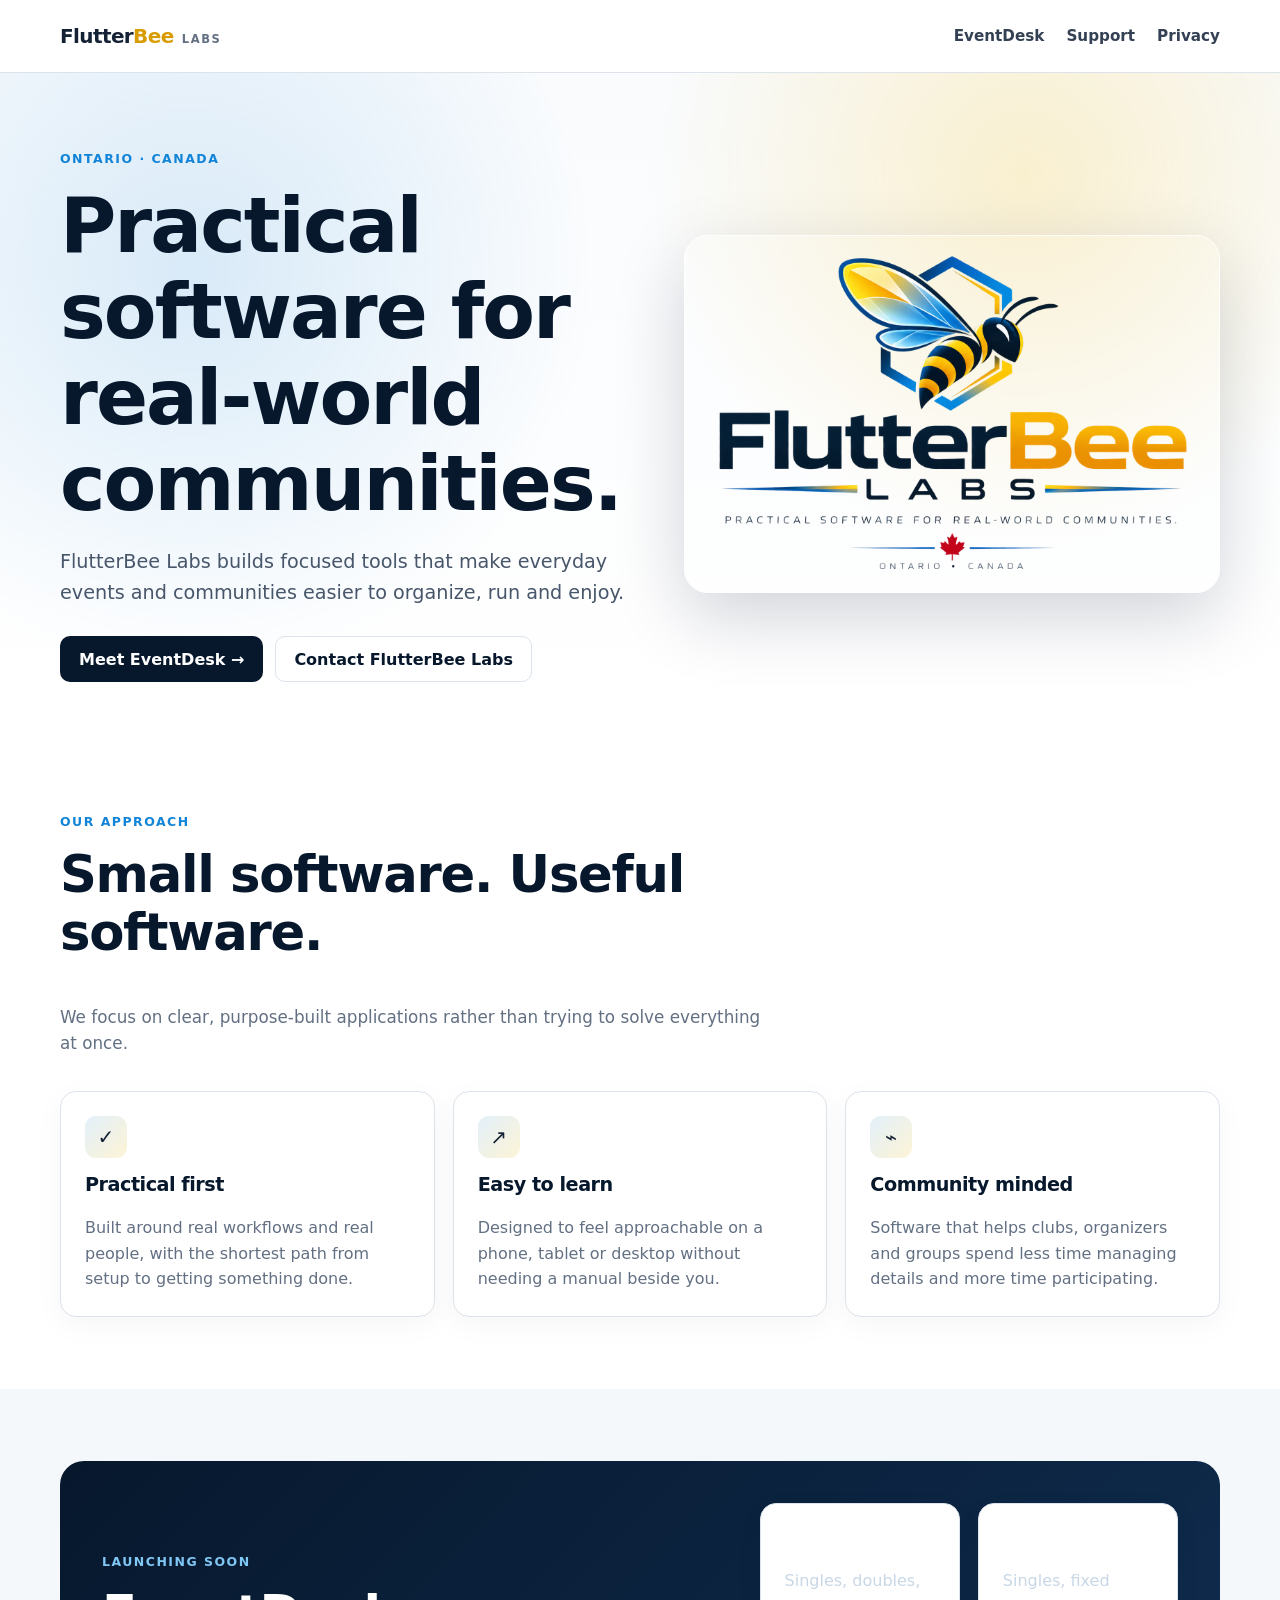
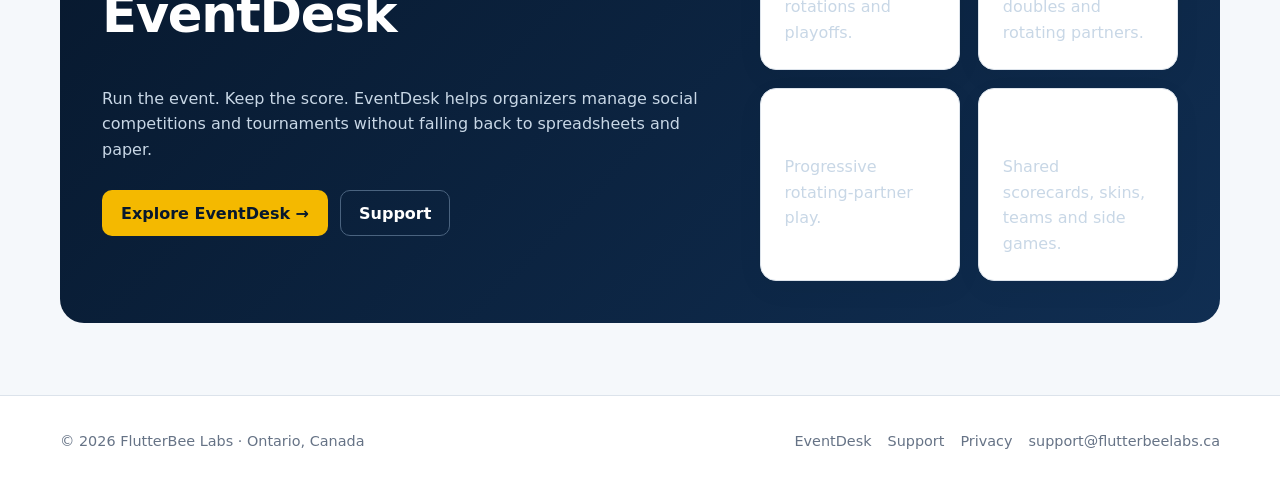
<file: index.html>
<!doctype html>
<html lang="en-CA">
<head>
  <meta charset="utf-8">
  <meta name="viewport" content="width=device-width,initial-scale=1">
  <title>FlutterBee Labs | Practical software for real-world communities</title>
  <meta name="description" content="FlutterBee Labs builds practical software for real-world communities. Home of EventDesk.">
  <link rel="stylesheet" href="/styles.css">
</head>
<body>
<header class="site-header">
  <div class="container nav">
    <a class="brand" href="/"><span>Flutter<span class="bee">Bee</span></span><span class="labs">LABS</span></a>
    <nav class="nav-links" aria-label="Primary"><a href="/eventdesk.html">EventDesk</a><a href="/support.html">Support</a><a href="/privacy.html">Privacy</a></nav>
  </div>
</header>
<main>
<section class="hero"><div class="container hero-grid"><div><div class="eyebrow">Ontario · Canada</div><h1>Practical software for real-world communities.</h1><p class="lead">FlutterBee Labs builds focused tools that make everyday events and communities easier to organize, run and enjoy.</p><div class="hero-actions"><a class="btn btn-primary" href="/eventdesk.html">Meet EventDesk →</a><a class="btn btn-secondary" href="/support.html">Contact FlutterBee Labs</a></div></div><div class="hero-logo"><img src="/assets/flutterbee-labs-logo.png" alt="FlutterBee Labs"></div></div></section>
<section><div class="container"><div class="section-intro"><div class="eyebrow">Our approach</div><h2>Small software. Useful software.</h2><p>We focus on clear, purpose-built applications rather than trying to solve everything at once.</p></div><div class="grid-3"><div class="card"><div class="icon">✓</div><h3>Practical first</h3><p>Built around real workflows and real people, with the shortest path from setup to getting something done.</p></div><div class="card"><div class="icon">↗</div><h3>Easy to learn</h3><p>Designed to feel approachable on a phone, tablet or desktop without needing a manual beside you.</p></div><div class="card"><div class="icon">⌁</div><h3>Community minded</h3><p>Software that helps clubs, organizers and groups spend less time managing details and more time participating.</p></div></div></div></section>
<section class="section-soft"><div class="container"><div class="eventdesk-band"><div><div class="eyebrow" style="color:#7fc7f4">Launching soon</div><h2>EventDesk</h2><p>Run the event. Keep the score. EventDesk helps organizers manage social competitions and tournaments without falling back to spreadsheets and paper.</p><div class="button-row"><a class="btn btn-primary" style="background:#f4b900;color:#07182d" href="/eventdesk.html">Explore EventDesk →</a><a class="btn btn-secondary" href="/support.html">Support</a></div></div><div class="grid-2"><div class="card"><h3>Pickleball</h3><p>Singles, doubles, rotations and playoffs.</p></div><div class="card"><h3>Cornhole</h3><p>Singles, fixed doubles and rotating partners.</p></div><div class="card"><h3>Euchre</h3><p>Progressive rotating-partner play.</p></div><div class="card"><h3>Golf</h3><p>Shared scorecards, skins, teams and side games.</p></div></div></div></div></section>
</main>
<footer><div class="container footer-grid"><div>© 2026 FlutterBee Labs · Ontario, Canada</div><div class="footer-links"><a href="/eventdesk.html">EventDesk</a><a href="/support.html">Support</a><a href="/privacy.html">Privacy</a><a href="mailto:support@flutterbeelabs.ca">support@flutterbeelabs.ca</a></div></div></footer>
</body></html>
</file>
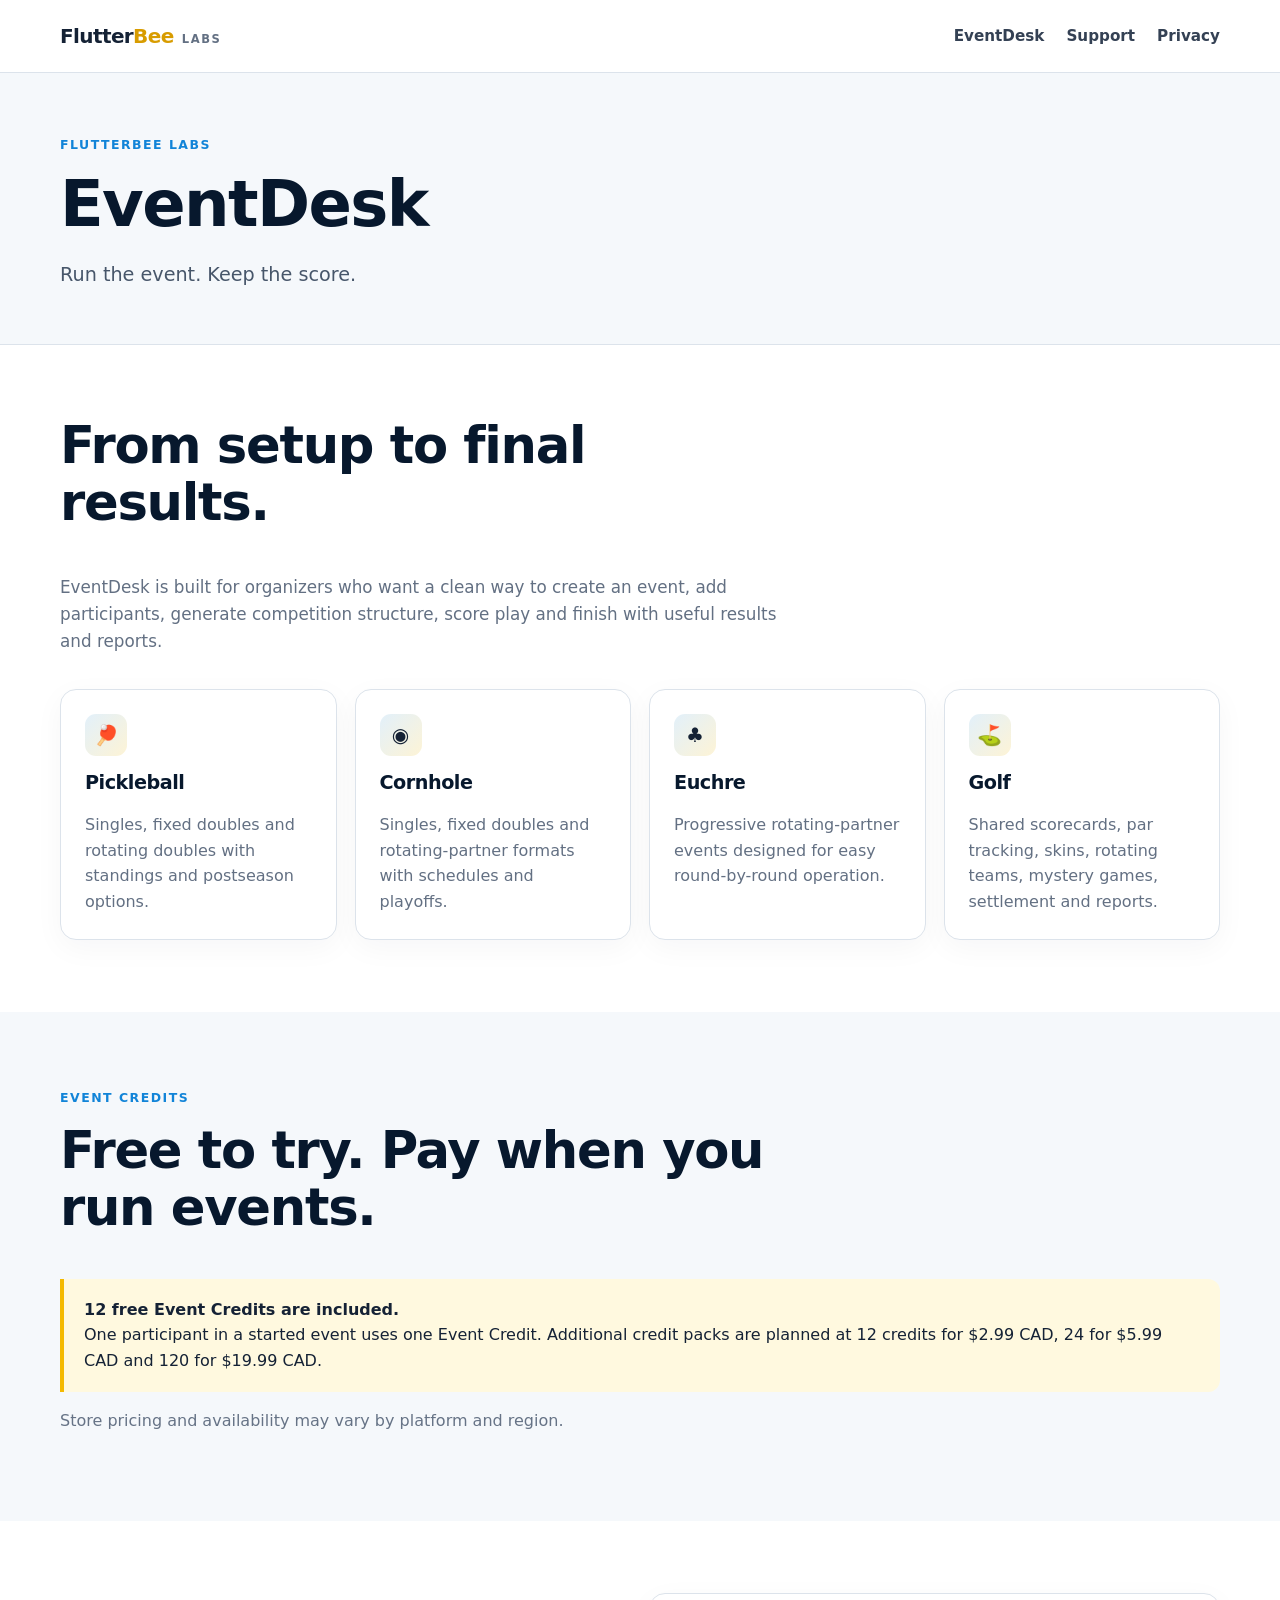
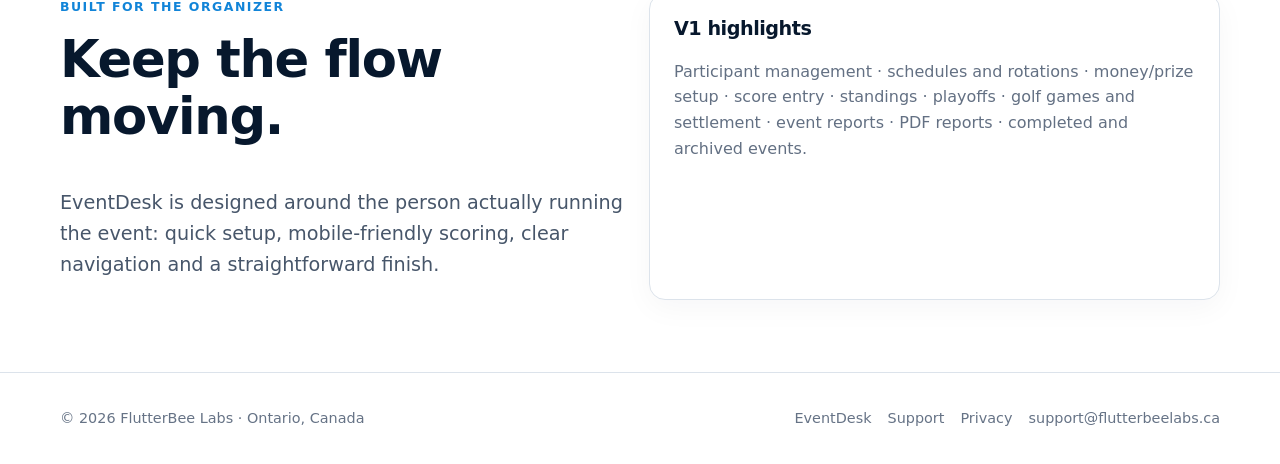
<file: eventdesk.html>
<!doctype html><html lang="en-CA"><head><meta charset="utf-8"><meta name="viewport" content="width=device-width,initial-scale=1"><title>EventDesk | FlutterBee Labs</title><meta name="description" content="EventDesk helps you create, run and score pickleball, cornhole, euchre and golf events."><link rel="stylesheet" href="/styles.css"></head><body><header class="site-header"><div class="container nav"><a class="brand" href="/"><span>Flutter<span class="bee">Bee</span></span><span class="labs">LABS</span></a><nav class="nav-links"><a href="/eventdesk.html">EventDesk</a><a href="/support.html">Support</a><a href="/privacy.html">Privacy</a></nav></div></header><main><div class="page-hero"><div class="container"><div class="eyebrow">FlutterBee Labs</div><h1>EventDesk</h1><p class="lead">Run the event. Keep the score.</p></div></div><section><div class="container"><div class="section-intro"><h2>From setup to final results.</h2><p>EventDesk is built for organizers who want a clean way to create an event, add participants, generate competition structure, score play and finish with useful results and reports.</p></div><div class="grid-4"><div class="card"><div class="icon">🏓</div><h3>Pickleball</h3><p>Singles, fixed doubles and rotating doubles with standings and postseason options.</p></div><div class="card"><div class="icon">◉</div><h3>Cornhole</h3><p>Singles, fixed doubles and rotating-partner formats with schedules and playoffs.</p></div><div class="card"><div class="icon">♣</div><h3>Euchre</h3><p>Progressive rotating-partner events designed for easy round-by-round operation.</p></div><div class="card"><div class="icon">⛳</div><h3>Golf</h3><p>Shared scorecards, par tracking, skins, rotating teams, mystery games, settlement and reports.</p></div></div></div></section><section class="section-soft"><div class="container"><div class="section-intro"><div class="eyebrow">Event Credits</div><h2>Free to try. Pay when you run events.</h2></div><div class="credit-box"><strong>12 free Event Credits are included.</strong><br>One participant in a started event uses one Event Credit. Additional credit packs are planned at 12 credits for $2.99 CAD, 24 for $5.99 CAD and 120 for $19.99 CAD.</div><p style="color:#667386;margin-top:16px">Store pricing and availability may vary by platform and region.</p></div></section><section><div class="container grid-2"><div><div class="eyebrow">Built for the organizer</div><h2>Keep the flow moving.</h2><p class="lead">EventDesk is designed around the person actually running the event: quick setup, mobile-friendly scoring, clear navigation and a straightforward finish.</p></div><div class="card"><h3>V1 highlights</h3><p>Participant management · schedules and rotations · money/prize setup · score entry · standings · playoffs · golf games and settlement · event reports · PDF reports · completed and archived events.</p></div></div></section></main><footer><div class="container footer-grid"><div>© 2026 FlutterBee Labs · Ontario, Canada</div><div class="footer-links"><a href="/eventdesk.html">EventDesk</a><a href="/support.html">Support</a><a href="/privacy.html">Privacy</a><a href="mailto:support@flutterbeelabs.ca">support@flutterbeelabs.ca</a></div></div></footer></body></html>
</file>
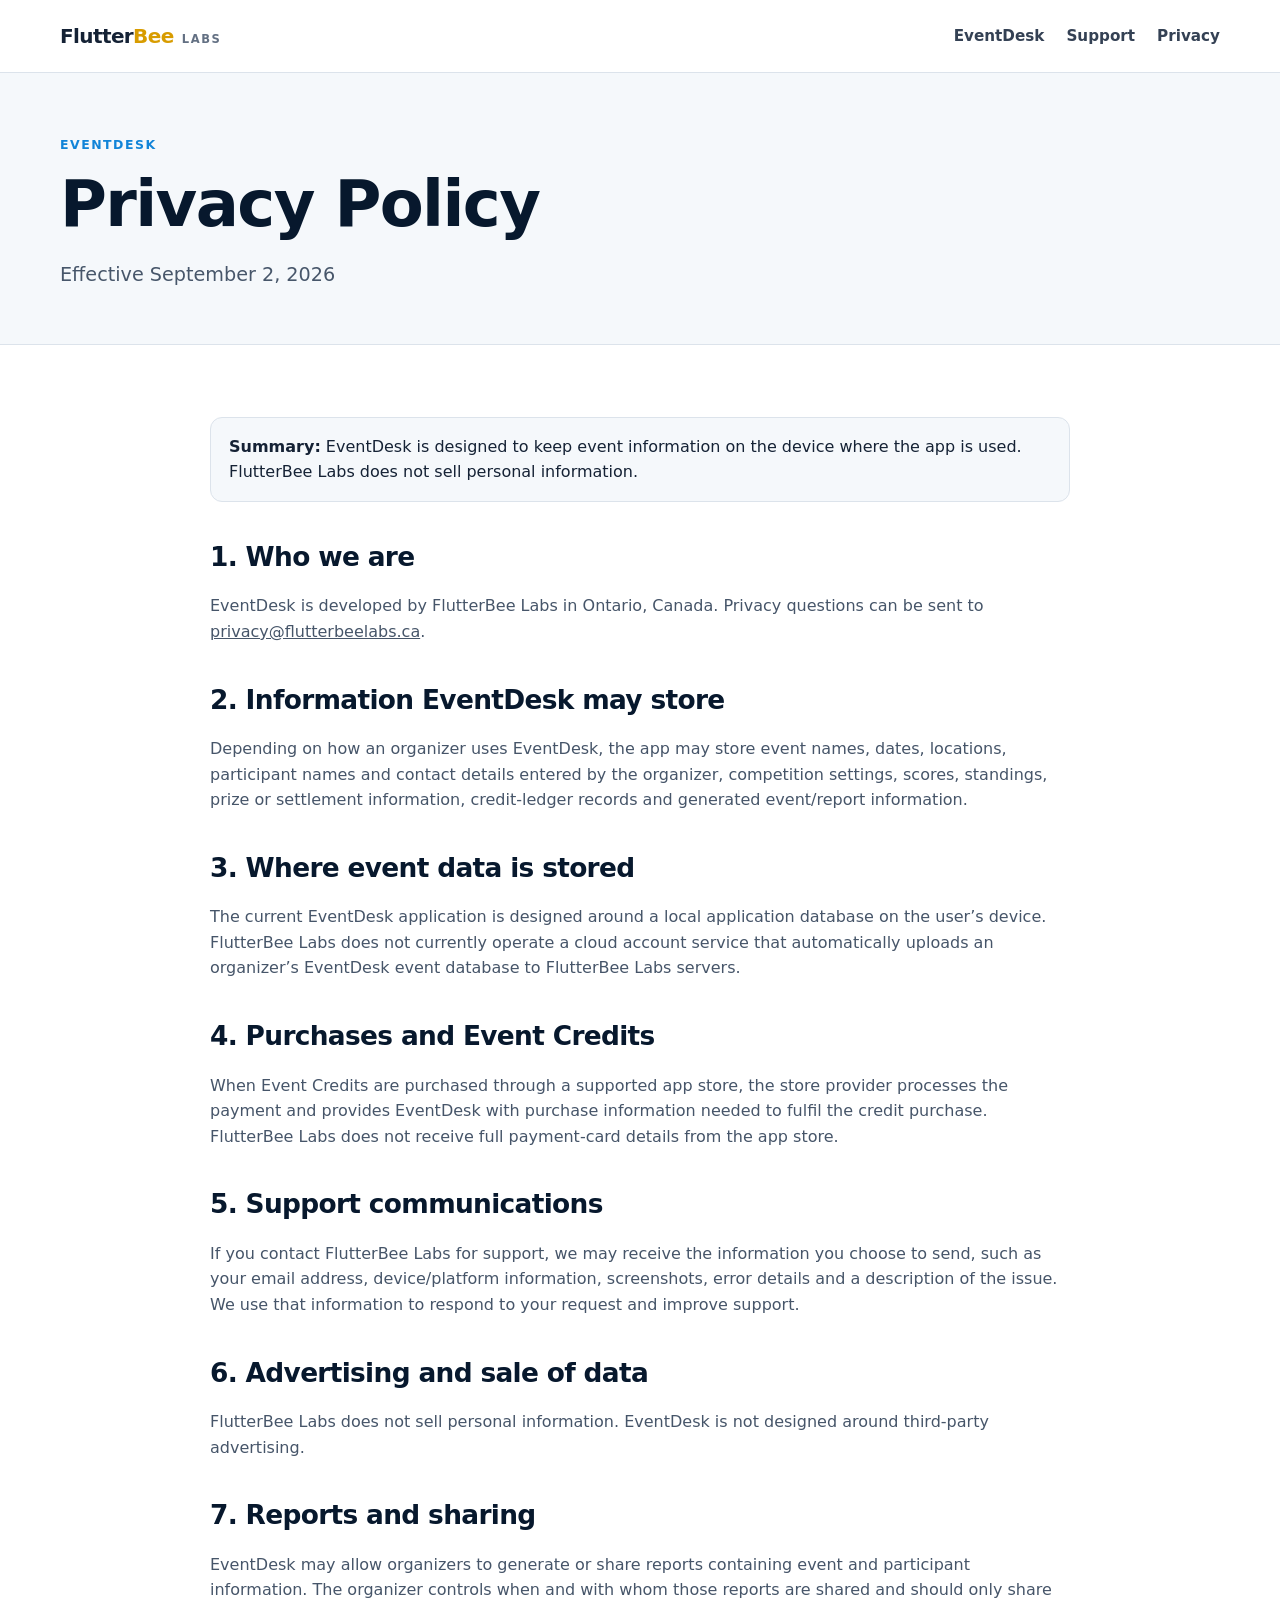
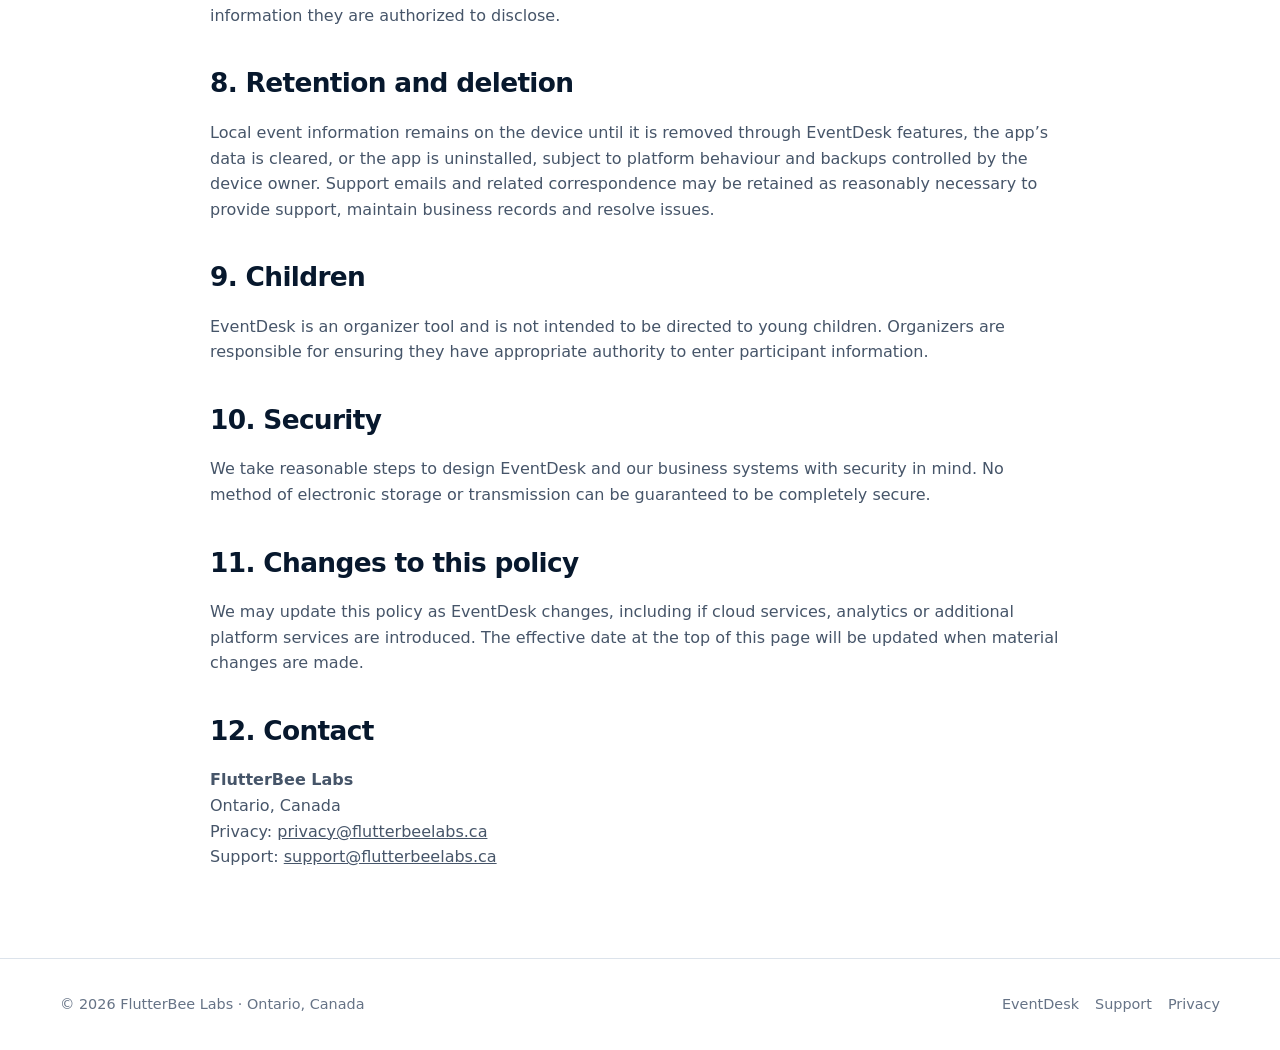
<file: privacy.html>
<!doctype html><html lang="en-CA"><head><meta charset="utf-8"><meta name="viewport" content="width=device-width,initial-scale=1"><title>Privacy Policy | EventDesk | FlutterBee Labs</title><meta name="description" content="Privacy policy for EventDesk by FlutterBee Labs."><link rel="stylesheet" href="/styles.css"></head><body><header class="site-header"><div class="container nav"><a class="brand" href="/"><span>Flutter<span class="bee">Bee</span></span><span class="labs">LABS</span></a><nav class="nav-links"><a href="/eventdesk.html">EventDesk</a><a href="/support.html">Support</a><a href="/privacy.html">Privacy</a></nav></div></header><main><div class="page-hero"><div class="container"><div class="eyebrow">EventDesk</div><h1>Privacy Policy</h1><p class="lead">Effective September 2, 2026</p></div></div><section><div class="container prose"><div class="notice"><strong>Summary:</strong> EventDesk is designed to keep event information on the device where the app is used. FlutterBee Labs does not sell personal information.</div><h2>1. Who we are</h2><p>EventDesk is developed by FlutterBee Labs in Ontario, Canada. Privacy questions can be sent to <a href="mailto:privacy@flutterbeelabs.ca">privacy@flutterbeelabs.ca</a>.</p><h2>2. Information EventDesk may store</h2><p>Depending on how an organizer uses EventDesk, the app may store event names, dates, locations, participant names and contact details entered by the organizer, competition settings, scores, standings, prize or settlement information, credit-ledger records and generated event/report information.</p><h2>3. Where event data is stored</h2><p>The current EventDesk application is designed around a local application database on the user’s device. FlutterBee Labs does not currently operate a cloud account service that automatically uploads an organizer’s EventDesk event database to FlutterBee Labs servers.</p><h2>4. Purchases and Event Credits</h2><p>When Event Credits are purchased through a supported app store, the store provider processes the payment and provides EventDesk with purchase information needed to fulfil the credit purchase. FlutterBee Labs does not receive full payment-card details from the app store.</p><h2>5. Support communications</h2><p>If you contact FlutterBee Labs for support, we may receive the information you choose to send, such as your email address, device/platform information, screenshots, error details and a description of the issue. We use that information to respond to your request and improve support.</p><h2>6. Advertising and sale of data</h2><p>FlutterBee Labs does not sell personal information. EventDesk is not designed around third-party advertising.</p><h2>7. Reports and sharing</h2><p>EventDesk may allow organizers to generate or share reports containing event and participant information. The organizer controls when and with whom those reports are shared and should only share information they are authorized to disclose.</p><h2>8. Retention and deletion</h2><p>Local event information remains on the device until it is removed through EventDesk features, the app’s data is cleared, or the app is uninstalled, subject to platform behaviour and backups controlled by the device owner. Support emails and related correspondence may be retained as reasonably necessary to provide support, maintain business records and resolve issues.</p><h2>9. Children</h2><p>EventDesk is an organizer tool and is not intended to be directed to young children. Organizers are responsible for ensuring they have appropriate authority to enter participant information.</p><h2>10. Security</h2><p>We take reasonable steps to design EventDesk and our business systems with security in mind. No method of electronic storage or transmission can be guaranteed to be completely secure.</p><h2>11. Changes to this policy</h2><p>We may update this policy as EventDesk changes, including if cloud services, analytics or additional platform services are introduced. The effective date at the top of this page will be updated when material changes are made.</p><h2>12. Contact</h2><p><strong>FlutterBee Labs</strong><br>Ontario, Canada<br>Privacy: <a href="mailto:privacy@flutterbeelabs.ca">privacy@flutterbeelabs.ca</a><br>Support: <a href="mailto:support@flutterbeelabs.ca">support@flutterbeelabs.ca</a></p></div></section></main><footer><div class="container footer-grid"><div>© 2026 FlutterBee Labs · Ontario, Canada</div><div class="footer-links"><a href="/eventdesk.html">EventDesk</a><a href="/support.html">Support</a><a href="/privacy.html">Privacy</a></div></div></footer></body></html>
</file>
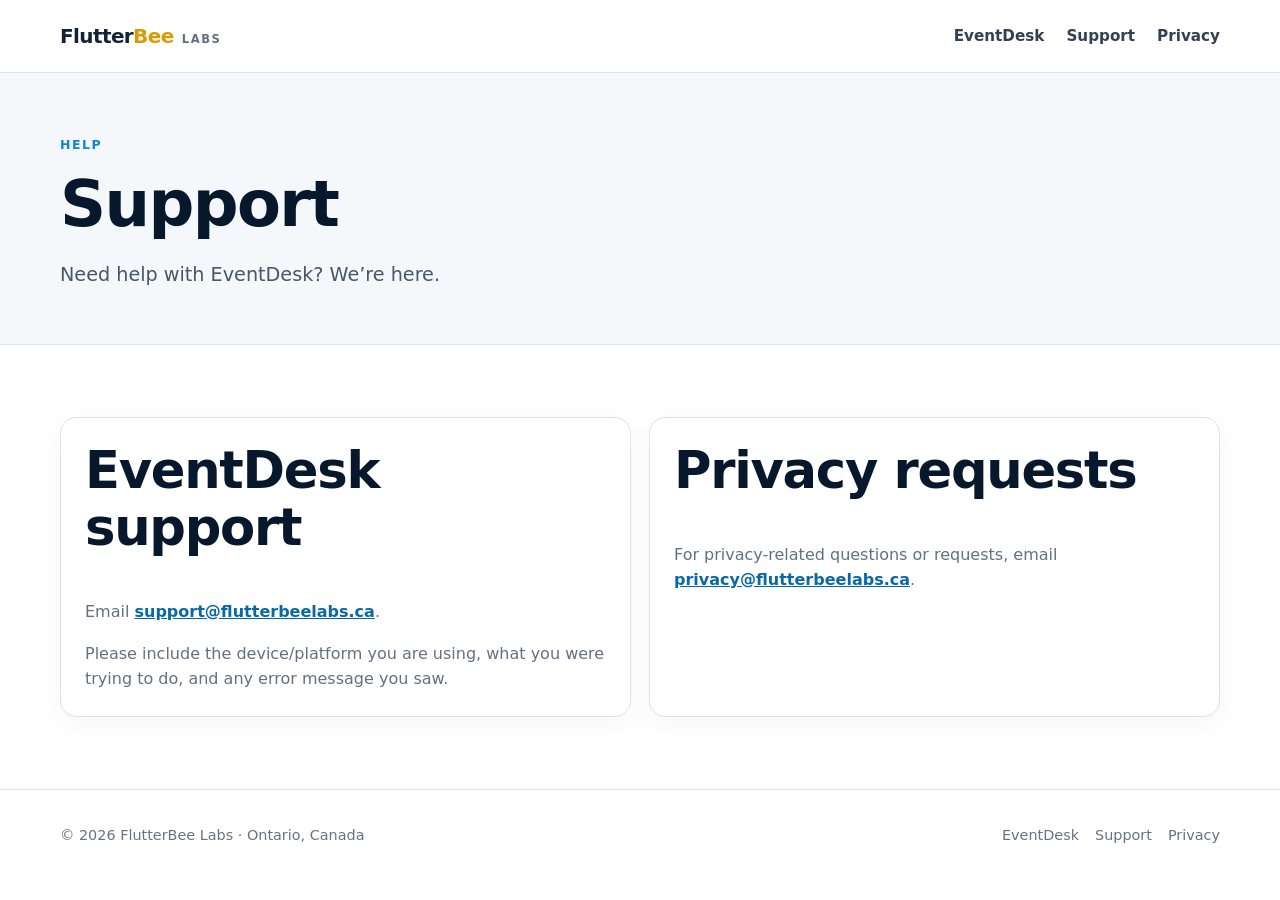
<file: support.html>
<!doctype html><html lang="en-CA"><head><meta charset="utf-8"><meta name="viewport" content="width=device-width,initial-scale=1"><title>Support | FlutterBee Labs</title><meta name="description" content="Support for EventDesk and FlutterBee Labs products."><link rel="stylesheet" href="/styles.css"></head><body><header class="site-header"><div class="container nav"><a class="brand" href="/"><span>Flutter<span class="bee">Bee</span></span><span class="labs">LABS</span></a><nav class="nav-links"><a href="/eventdesk.html">EventDesk</a><a href="/support.html">Support</a><a href="/privacy.html">Privacy</a></nav></div></header><main><div class="page-hero"><div class="container"><div class="eyebrow">Help</div><h1>Support</h1><p class="lead">Need help with EventDesk? We’re here.</p></div></div><section><div class="container grid-2"><div class="card contact-card"><h2>EventDesk support</h2><p>Email <a href="mailto:support@flutterbeelabs.ca">support@flutterbeelabs.ca</a>.</p><p>Please include the device/platform you are using, what you were trying to do, and any error message you saw.</p></div><div class="card contact-card"><h2>Privacy requests</h2><p>For privacy-related questions or requests, email <a href="mailto:privacy@flutterbeelabs.ca">privacy@flutterbeelabs.ca</a>.</p></div></div></section></main><footer><div class="container footer-grid"><div>© 2026 FlutterBee Labs · Ontario, Canada</div><div class="footer-links"><a href="/eventdesk.html">EventDesk</a><a href="/support.html">Support</a><a href="/privacy.html">Privacy</a></div></div></footer></body></html>
</file>
<file: styles.css>
:root{--navy:#07182d;--navy-2:#0c2747;--blue:#1184d8;--gold:#f4b900;--ink:#152235;--muted:#637083;--line:#dce3eb;--paper:#fff;--soft:#f5f8fb;--max:1160px}*{box-sizing:border-box}html{scroll-behavior:smooth}body{margin:0;font-family:Inter,ui-sans-serif,system-ui,-apple-system,BlinkMacSystemFont,"Segoe UI",sans-serif;color:var(--ink);background:var(--paper);line-height:1.6}a{color:inherit}img{max-width:100%;display:block}.container{width:min(var(--max),calc(100% - 36px));margin:0 auto}.site-header{position:sticky;top:0;z-index:20;background:rgba(255,255,255,.94);backdrop-filter:blur(14px);border-bottom:1px solid var(--line)}.nav{min-height:72px;display:flex;align-items:center;justify-content:space-between;gap:24px}.brand{display:inline-flex;align-items:baseline;gap:8px;text-decoration:none;font-weight:850;letter-spacing:-.03em;font-size:1.25rem}.brand .bee{color:#d89c00}.brand .labs{font-size:.72rem;letter-spacing:.14em;color:var(--muted)}.nav-links{display:flex;gap:22px;align-items:center}.nav-links a{text-decoration:none;color:#344154;font-weight:650;font-size:.95rem}.nav-links a:hover{color:var(--blue)}.hero{background:radial-gradient(circle at 80% 15%,rgba(244,185,0,.18),transparent 32%),radial-gradient(circle at 15% 30%,rgba(17,132,216,.15),transparent 34%),linear-gradient(180deg,#f9fbfd,#fff);padding:72px 0 54px}.hero-grid{display:grid;grid-template-columns:1.03fr .97fr;gap:54px;align-items:center}.eyebrow{display:inline-flex;gap:8px;align-items:center;font-size:.78rem;font-weight:800;letter-spacing:.12em;text-transform:uppercase;color:var(--blue);margin-bottom:14px}h1,h2,h3{line-height:1.12;margin-top:0;color:var(--navy);letter-spacing:-.025em}h1{font-size:clamp(2.7rem,6vw,5.2rem);margin-bottom:20px}h2{font-size:clamp(2rem,4vw,3.2rem)}h3{font-size:1.2rem}.lead{font-size:1.2rem;color:#47566a;max-width:660px}.hero-actions,.button-row{display:flex;flex-wrap:wrap;gap:12px;margin-top:28px}.btn{display:inline-flex;align-items:center;justify-content:center;gap:8px;min-height:46px;padding:0 18px;border-radius:10px;font-weight:800;text-decoration:none;border:1px solid transparent}.btn-primary{background:var(--navy);color:#fff}.btn-primary:hover{background:var(--navy-2)}.btn-secondary{border-color:var(--line);background:#fff;color:var(--navy)}.hero-logo{border-radius:24px;overflow:hidden;box-shadow:0 24px 70px rgba(7,24,45,.18);border:1px solid rgba(255,255,255,.8)}section{padding:72px 0}.section-soft{background:var(--soft)}.section-intro{max-width:720px;margin-bottom:34px}.section-intro p{color:var(--muted);font-size:1.05rem}.grid-4,.grid-3,.grid-2{display:grid;gap:18px}.grid-4{grid-template-columns:repeat(4,1fr)}.grid-3{grid-template-columns:repeat(3,1fr)}.grid-2{grid-template-columns:repeat(2,1fr)}.card{border:1px solid var(--line);border-radius:16px;padding:24px;background:#fff;box-shadow:0 8px 30px rgba(7,24,45,.04)}.card p{color:var(--muted);margin-bottom:0}.icon{width:42px;height:42px;border-radius:11px;display:grid;place-items:center;font-size:1.25rem;margin-bottom:16px;background:linear-gradient(135deg,rgba(17,132,216,.12),rgba(244,185,0,.16))}.eventdesk-band{background:linear-gradient(135deg,var(--navy),#102e52);color:#fff;border-radius:24px;padding:42px;display:grid;grid-template-columns:1.2fr .8fr;gap:30px;align-items:center}.eventdesk-band h2,.eventdesk-band h3{color:#fff}.eventdesk-band p{color:#c8d7e6}.eventdesk-band .btn-secondary{background:transparent;color:#fff;border-color:#4a637f}.credit-box{border-left:4px solid var(--gold);background:#fff9df;padding:18px 20px;border-radius:0 12px 12px 0}.page-hero{padding:58px 0 34px;background:var(--soft);border-bottom:1px solid var(--line)}.page-hero h1{font-size:clamp(2.4rem,5vw,4.4rem);margin-bottom:12px}.prose{max-width:860px}.prose h2{margin-top:40px;font-size:1.65rem}.prose p,.prose li{color:#465569}.notice{padding:16px 18px;border:1px solid var(--line);background:var(--soft);border-radius:12px}.contact-card a{color:#0969a8;font-weight:750}footer{padding:34px 0;border-top:1px solid var(--line);color:#667386;font-size:.9rem}.footer-grid{display:flex;align-items:center;justify-content:space-between;gap:20px;flex-wrap:wrap}.footer-links{display:flex;gap:16px;flex-wrap:wrap}.footer-links a{text-decoration:none}@media(max-width:900px){.hero-grid,.eventdesk-band{grid-template-columns:1fr}.grid-4{grid-template-columns:repeat(2,1fr)}.grid-3{grid-template-columns:1fr}}@media(max-width:640px){.nav{align-items:flex-start;padding:16px 0}.nav-links{gap:12px;flex-wrap:wrap;justify-content:flex-end}.nav-links a{font-size:.86rem}.hero{padding-top:42px}.grid-4,.grid-2{grid-template-columns:1fr}section{padding:54px 0}.eventdesk-band{padding:28px 22px}.brand .labs{display:none}}
</file>
